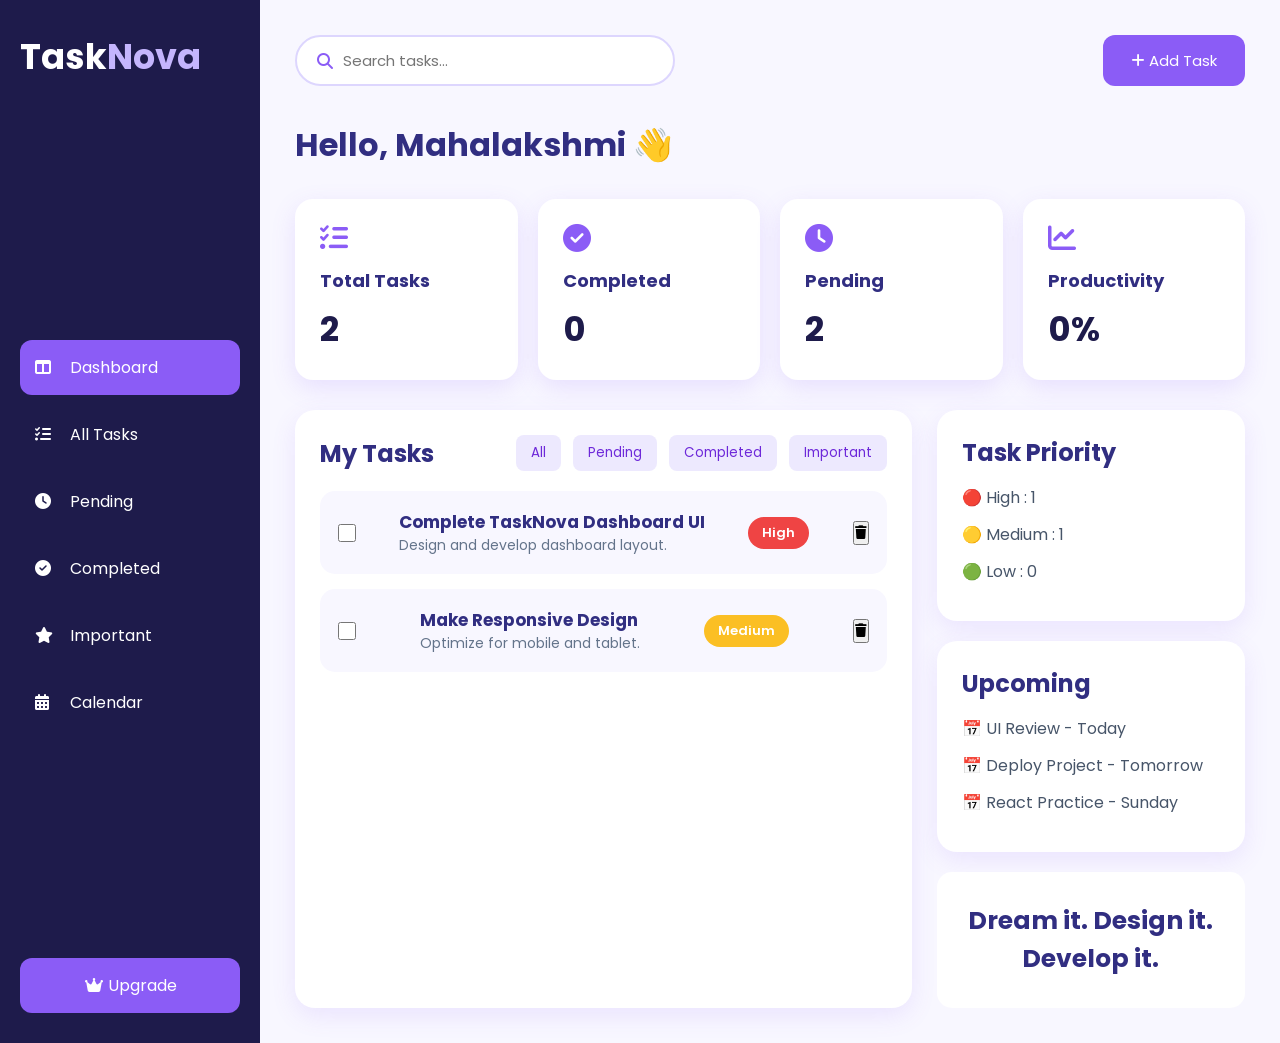
<file: index.html>
<!DOCTYPE html>
<html lang="en">

<head>
    <meta charset="UTF-8">
    <meta name="viewport" content="width=device-width, initial-scale=1.0">
    <title>TaskNova</title>

    <link rel="stylesheet" href="style.css">

    <link rel="stylesheet"
        href="https://cdnjs.cloudflare.com/ajax/libs/font-awesome/6.5.2/css/all.min.css">
</head>

<body>

    <div class="container">

        
        <aside class="sidebar">

            <h1 class="logo">Task<span>Nova</span></h1>

            <ul>

                <li class="active">
                    <i class="fa-solid fa-table-columns"></i>
                    Dashboard
                </li>

                <li>
                    <i class="fa-solid fa-list-check"></i>
                    All Tasks
                </li>

                <li>
                    <i class="fa-solid fa-clock"></i>
                    Pending
                </li>

                <li>
                    <i class="fa-solid fa-circle-check"></i>
                    Completed
                </li>

                <li>
                    <i class="fa-solid fa-star"></i>
                    Important
                </li>

                <li>
                    <i class="fa-solid fa-calendar-days"></i>
                    Calendar
                </li>

            </ul>

            <button class="upgrade">
                <i class="fa-solid fa-crown"></i>
                Upgrade
            </button>

        </aside>


       
        <main class="main">

            <div class="top">

                <div class="search">

                    <i class="fa-solid fa-magnifying-glass"></i>

                    <input
                        type="text"
                        id="searchInput"
                        placeholder="Search tasks..."
                    >

                </div>

                <button class="addBtn" id="addTaskBtn">

                    <i class="fa-solid fa-plus"></i>

                    Add Task

                </button>

            </div>


            <h1>Hello, Mahalakshmi 👋</h1>


        

            <div class="cards">

                <div class="card">

                    <i class="fa-solid fa-list-check"></i>

                    <h2>Total Tasks</h2>

                    <h1 id="totalTasks">0</h1>

                </div>


                <div class="card">

                    <i class="fa-solid fa-circle-check"></i>

                    <h2>Completed</h2>

                    <h1 id="completedTasks">0</h1>

                </div>


                <div class="card">

                    <i class="fa-solid fa-clock"></i>

                    <h2>Pending</h2>

                    <h1 id="pendingTasks">0</h1>

                </div>


                <div class="card">

                    <i class="fa-solid fa-chart-line"></i>

                    <h2>Productivity</h2>

                    <h1 id="productivity">0%</h1>

                </div>

            </div>


         

            <div class="content">


            

                <section class="tasks" id="taskSection">

                    <div class="title">

                        <h2>My Tasks</h2>

                        <div class="filters">

                            <button>All</button>

                            <button>Pending</button>

                            <button>Completed</button>

                            <button>Important</button>

                        </div>

                    </div>


                   

                    <div id="taskList"></div>

                </section>


               

                <aside class="right">


                    <div class="priority">

                        <h2>Task Priority</h2>

                        <p>🔴 High : <span id="highCount">0</span></p>

                        <p>🟡 Medium : <span id="mediumCount">0</span></p>

                        <p>🟢 Low : <span id="lowCount">0</span></p>

                    </div>


                    <div class="upcoming">

                        <h2>Upcoming</h2>

                        <p>📅 UI Review - Today</p>

                        <p>📅 Deploy Project - Tomorrow</p>

                        <p>📅 React Practice - Sunday</p>

                    </div>


                    <div class="quote-box">

                        <h2 id="quote"></h2>

                    </div>


                </aside>

            </div>

        </main>

    </div>


    <script src="script.js"></script>

</body>

</html>
</file>
<file: style.css>
/* Google Font */
@import url('https://fonts.googleapis.com/css2?family=Poppins:wght@300;400;500;600;700&display=swap');

*{
    margin:0;
    padding:0;
    box-sizing:border-box;
    font-family:'Poppins',sans-serif;
}

body{
    background:#F8F7FF;
    color:#312E81;
}

.container{
    display:flex;
    min-height:100vh;
}

/* ================= Sidebar ================= */

.sidebar{
    width:260px;
    background:#1E1B4B;
    color:white;
    padding:30px 20px;
    display:flex;
    flex-direction:column;
    justify-content:space-between;
}

.logo{
    font-size:35px;
    margin-bottom:40px;
}

.logo span{
    color:#C4B5FD;
}

.sidebar ul{
    list-style:none;
}

.sidebar ul li{
    padding:15px;
    margin-bottom:12px;
    border-radius:12px;
    cursor:pointer;
    transition:.3s;
    display:flex;
    align-items:center;
    gap:15px;
}

.sidebar ul li:hover,
.sidebar ul .active{
    background:#8B5CF6;
}

.sidebar i{
    width:20px;
}

.upgrade{
    background:#8B5CF6;
    color:white;
    border:none;
    padding:15px;
    border-radius:12px;
    cursor:pointer;
    font-size:16px;
    transition:.3s;
}

.upgrade:hover{
    background:#7C3AED;
}

/* ================= Main ================= */

.main{
    flex:1;
    padding:35px;
}

/* ================= Top ================= */

.top{
    display:flex;
    justify-content:space-between;
    align-items:center;
    margin-bottom:35px;
}

.search{
    width:380px;
    background:white;
    border:2px solid #DDD6FE;
    border-radius:40px;
    padding:12px 20px;
    display:flex;
    align-items:center;
    gap:10px;
}

.search input{
    border:none;
    outline:none;
    width:100%;
    font-size:15px;
}

.search i{
    color:#8B5CF6;
}

.addBtn{
    background:#8B5CF6;
    color:white;
    border:none;
    padding:14px 28px;
    border-radius:12px;
    cursor:pointer;
    font-size:15px;
    transition:.3s;
}

.addBtn:hover{
    background:#7C3AED;
}

/* ================= Cards ================= */

.cards{
    display:grid;
    grid-template-columns:repeat(4,1fr);
    gap:20px;
    margin:30px 0;
}

.card{
    background:white;
    padding:25px;
    border-radius:18px;
    box-shadow:0 8px 25px rgba(139,92,246,.15);
    transition:.3s;
}

.card:hover{
    transform:translateY(-5px);
    transition: .3s;
}

.card i{
    font-size:28px;
    color:#8B5CF6;
    margin-bottom:15px;
}

.card h2{
    font-size:18px;
    margin-bottom:10px;
}

.card h1{
    font-size:34px;
    color:#1E1B4B;
}

/* ================= Content Layout ================= */

.content{
    display:grid;
    grid-template-columns:2fr 1fr;
    gap:25px;
}

/* ================= Tasks ================= */

.tasks{
    background:#fff;
    border-radius:20px;
    padding:25px;
    box-shadow:0 8px 25px rgba(139,92,246,.12);
}

.title{
    display:flex;
    justify-content:space-between;
    align-items:center;
    margin-bottom:20px;
}

.filters button{
    padding:8px 15px;
    margin-left:8px;
    border:none;
    border-radius:8px;
    background:#EDE9FE;
    color:#6D28D9;
    cursor:pointer;
    transition:.3s;
}

.filters button:hover{
    background:#8B5CF6;
    color:#fff;
}

.task{
    display:flex;
    align-items:center;
    justify-content:space-between;
    gap:15px;
    padding:18px;
    margin-bottom:15px;
    border-radius:15px;
    background:#F8F7FF;
    transition:.3s;
}

.task:hover{
    transform:translateY(-3px);
    box-shadow:0 6px 18px rgba(139,92,246,.15);
}

.task input{
    width:18px;
    height:18px;
}

.task h3{
    font-size:17px;
    color:#312E81;
}

.task p{
    font-size:14px;
    color:#64748B;
}

/* ================= Priority Badges ================= */

.high,
.medium,
.low{
    padding:6px 14px;
    border-radius:20px;
    color:#fff;
    font-size:13px;
    font-weight:600;
}

.high{
    background:#EF4444;
}

.medium{
    background:#FBBF24;
}

.low{
    background:#22C55E;
}

/* ================= Right Panel ================= */

.right{
    display:flex;
    flex-direction:column;
    gap:20px;
}

.priority,
.upcoming{
    background:#fff;
    padding:25px;
    border-radius:20px;
    box-shadow:0 8px 25px rgba(139,92,246,.12);
}

.priority h2,
.upcoming h2{
    margin-bottom:15px;
}

.priority p,
.upcoming p{
    margin:12px 0;
    color:#475569;
}

/* ================= Scrollbar ================= */

::-webkit-scrollbar{
    width:8px;
}

::-webkit-scrollbar-thumb{
    background:#8B5CF6;
    border-radius:10px;
}

::-webkit-scrollbar-track{
    background:#EDE9FE;
}

/* ================= Responsive ================= */

@media(max-width:992px){

.cards{
grid-template-columns:repeat(2,1fr);
}

.content{
grid-template-columns:1fr;
}

.sidebar{
width:220px;
}

.search{
width:250px;
}

}

@media(max-width:768px){

.container{
flex-direction:column;
}

.sidebar{
width:100%;
height:auto;
}

.sidebar ul{
display:flex;
flex-wrap:wrap;
gap:10px;
}

.main{
padding:20px;
}

.top{
flex-direction:column;
gap:15px;
align-items:stretch;
}

.search{
width:100%;
}

.cards{
grid-template-columns:1fr;
}

.title{
flex-direction:column;
align-items:flex-start;
gap:15px;
}

.filters{
display:flex;
flex-wrap:wrap;
gap:10px;
}

.task{
flex-direction:column;
align-items:flex-start;
}

}

.quote-box{
    max-width:500px;
    padding:30px;
    text-align:center;
    background:white;
    border-radius:15px;
}

#quote{
    font-size:25px;
    transition:0.5s;
}
</file>
